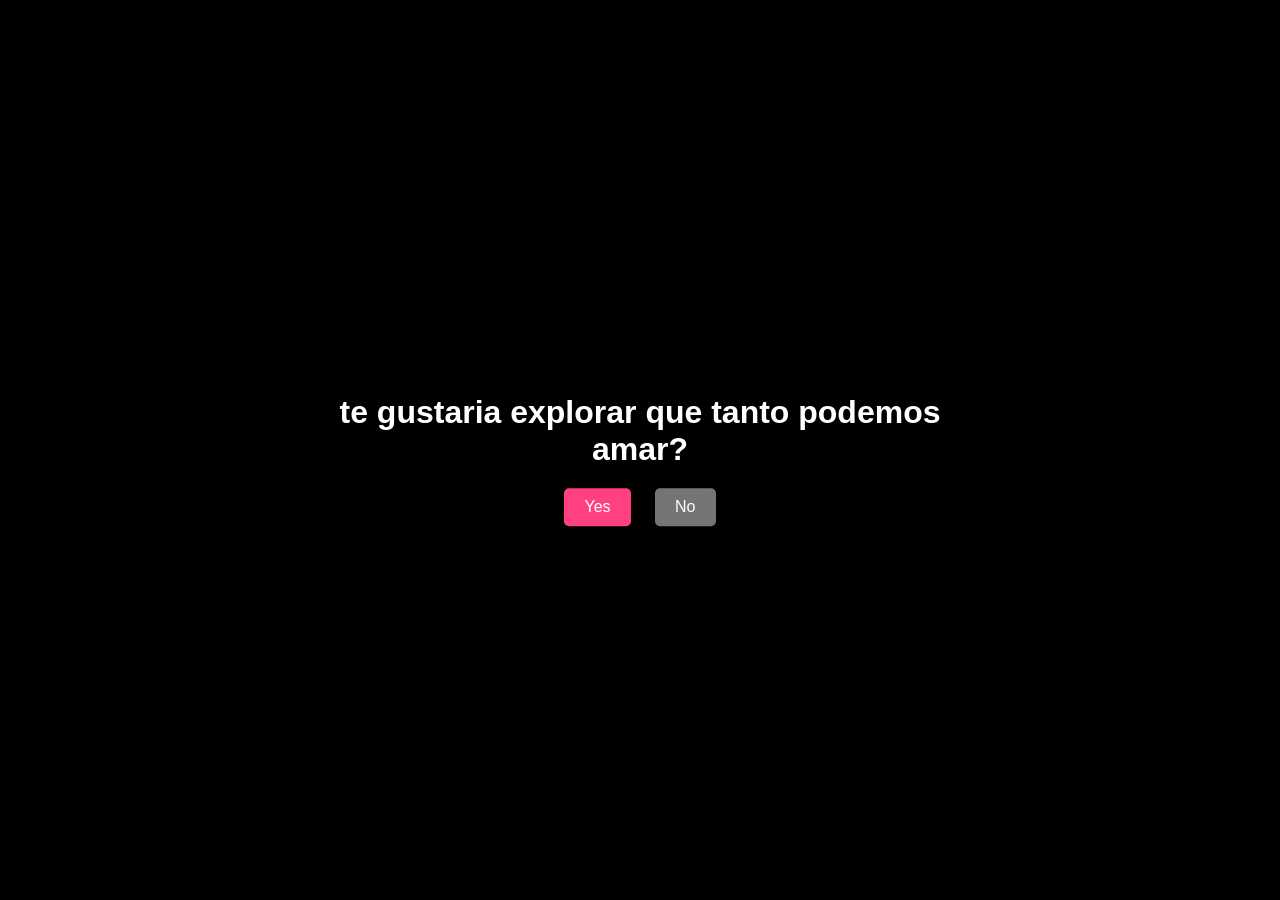
<file: index.html>
<!DOCTYPE html>
<html lang="es">
<head>
    <meta charset="UTF-8">
    <meta name="viewport" content="width=device-width, initial-scale=1.0">
    <title>Pixel Heart Animation</title>
    <style>
        body {
            display: flex;
            justify-content: center;
            align-items: center;
            height: 100vh;
            background-color: black;
            position: relative;
            margin: 0;
            cursor: pointer;
        }
        .heart-container {
            display: grid;
            grid-template-columns: repeat(7, 1fr);
            gap: 5px;
            transform-origin: center;
            animation: heartbeat 1s infinite ease-in-out;
            position: relative;
            display: none; /* Ocultar el corazón inicialmente */
        }
        .pixel {
            width: var(--size, 20px);
            height: var(--size, 20px);
            transition: background-color 1s;
            position: relative;
        }
        .pixel.filled {
            opacity: 0;
            animation: fadeIn 1s infinite alternate;
        }
        @keyframes fadeIn {
            from { opacity: 0; }
            to { opacity: 1; }
        }
        @keyframes heartbeat {
            0%, 100% { transform: scale(1); }
            50% { transform: scale(1.2); }
        }
        .ghost {
            position: absolute;
            width: 100%;
            height: 100%;
            top: 0;
            left: 0;
            opacity: 0.5;
            transform-origin: center;
            animation: ghostEffect 5s infinite ease-in-out;
            filter: blur(5px);
            display: none; /* Ocultar el efecto ghost inicialmente */
        }
        @keyframes ghostEffect {
            0% { opacity: 0.5; transform: scale(1); }
            50% { opacity: 0; transform: scale(1.3); }
            100% { opacity: 0; transform: scale(1.5); }
        }
        .start-screen {
            position: absolute;
            top: 50%;
            left: 50%;
            transform: translate(-50%, -50%);
            text-align: center;
            color: white;
            font-family: Arial, sans-serif;
        }
        .start-screen h1 {
            font-size: 2rem;
            margin-bottom: 20px;
        }
        .start-screen button {
            padding: 10px 20px;
            font-size: 1rem;
            cursor: pointer;
            border: none;
            color: white;
            border-radius: 5px;
            transition: background-color 0.3s;
            margin: 0 10px;
        }
        .start-screen button#startButton {
            background-color: #ff4081;
        }
        .start-screen button#startButton:hover {
            background-color: #e91e63;
        }
        .start-screen button#noButton {
            background-color: #757575;
        }
        .start-screen button#noButton:hover {
            background-color: #616161;
        }
        .message {
            display: none;
            position: absolute;
            top: 50%;
            left: 50%;
            transform: translate(-50%, -50%);
            color: white;
            font-family: Arial, sans-serif;
            font-size: 2rem;
            text-align: center;
        }
    </style>
</head>
<body>
    <div class="start-screen" id="startScreen">
        <h1>te gustaria explorar  que tanto podemos amar?</h1>
        <button id="startButton">Yes</button>
        <button id="noButton">No</button>
    </div>
    <div class="heart-container" id="heart"></div>
    <div class="message" id="message">¡Oh no! 😢</div>
    <audio id="background-music" loop>
        <source src="test1.mp3" type="audio/mpeg">
        Tu navegador no soporta la reproducción de audio.
    </audio>
    <script>
        const heartPattern = [
            [0,1,0,0,0,1,0],
            [1,1,1,0,1,1,1],
            [1,1,1,1,1,1,1],
            [0,1,1,1,1,1,0],
            [0,0,1,1,1,0,0],
            [0,0,0,1,0,0,0]
        ];
        const heartContainer = document.getElementById('heart');
        const audio = document.getElementById('background-music');
        const startScreen = document.getElementById('startScreen');
        const startButton = document.getElementById('startButton');
        const noButton = document.getElementById('noButton');
        const message = document.getElementById('message');
        
        let clickCount = 0; // Contador de clics en la pantalla
        const audioFiles = ["b.mp3", "c.mp3", "d.mp3"]; // Archivos de audio

        function getRandomColor() {
            const r = Math.floor(Math.random() * 100 + 155);
            const g = Math.floor(Math.random() * 50);
            const b = Math.floor(Math.random() * 100 + 155);
            return `rgb(${r}, ${g}, ${b})`;
        }
        
        function createHeart(size) {
            document.documentElement.style.setProperty('--size', `${size}px`);
            heartContainer.innerHTML = '';
            
            heartPattern.forEach(row => {
                row.forEach(pixel => {
                    const div = document.createElement('div');
                    div.classList.add('pixel');
                    if (pixel === 1) {
                        div.classList.add('filled');
                        div.style.backgroundColor = getRandomColor();
                        setInterval(() => {
                            div.style.backgroundColor = getRandomColor();
                        }, 2000);
                        div.style.animationDelay = `${Math.random()}s`;
                    } else {
                        div.style.opacity = '0';
                        div.style.backgroundColor = 'transparent';
                    }
                    heartContainer.appendChild(div);
                });
            });
            
            // Crear el efecto ghost y mostrarlo
            const ghost = heartContainer.cloneNode(true);
            ghost.classList.add('ghost');
            document.body.appendChild(ghost);
            ghost.style.display = 'block'; // Mostrar el efecto ghost
        }
        
        startButton.addEventListener('click', () => {
            startScreen.style.display = 'none'; // Ocultar la pantalla inicial
            heartContainer.style.display = 'grid'; // Mostrar el corazón
            createHeart(30); // Crear el corazón con el tamaño deseado
            audio.play().catch(error => {
                console.log("La reproducción automática fue bloqueada. Haz clic para reproducir.");
            });
        });
        
        noButton.addEventListener('click', () => {
            startScreen.style.display = 'none'; // Ocultar la pantalla inicial
            message.style.display = 'block'; // Mostrar el mensaje "¡Oh no! 😢"
        });

        // Función para manejar los clics en cualquier lugar de la pantalla
        document.body.addEventListener('click', () => {
            if (startScreen.style.display === 'none') { // Solo funciona si la pantalla inicial está oculta
                clickCount++; // Incrementar el contador de clics
                if (clickCount <= 3) {
                    // Reproducir el archivo de audio correspondiente
                    const audio = new Audio(audioFiles[clickCount - 1]);
                    audio.play();
                } else if (clickCount === 4) {
                    // Redirigir a next.html al cuarto clic
                    window.location.href = "next.html";
                }
            }
        });
    </script>
</body>
</html>
</file>
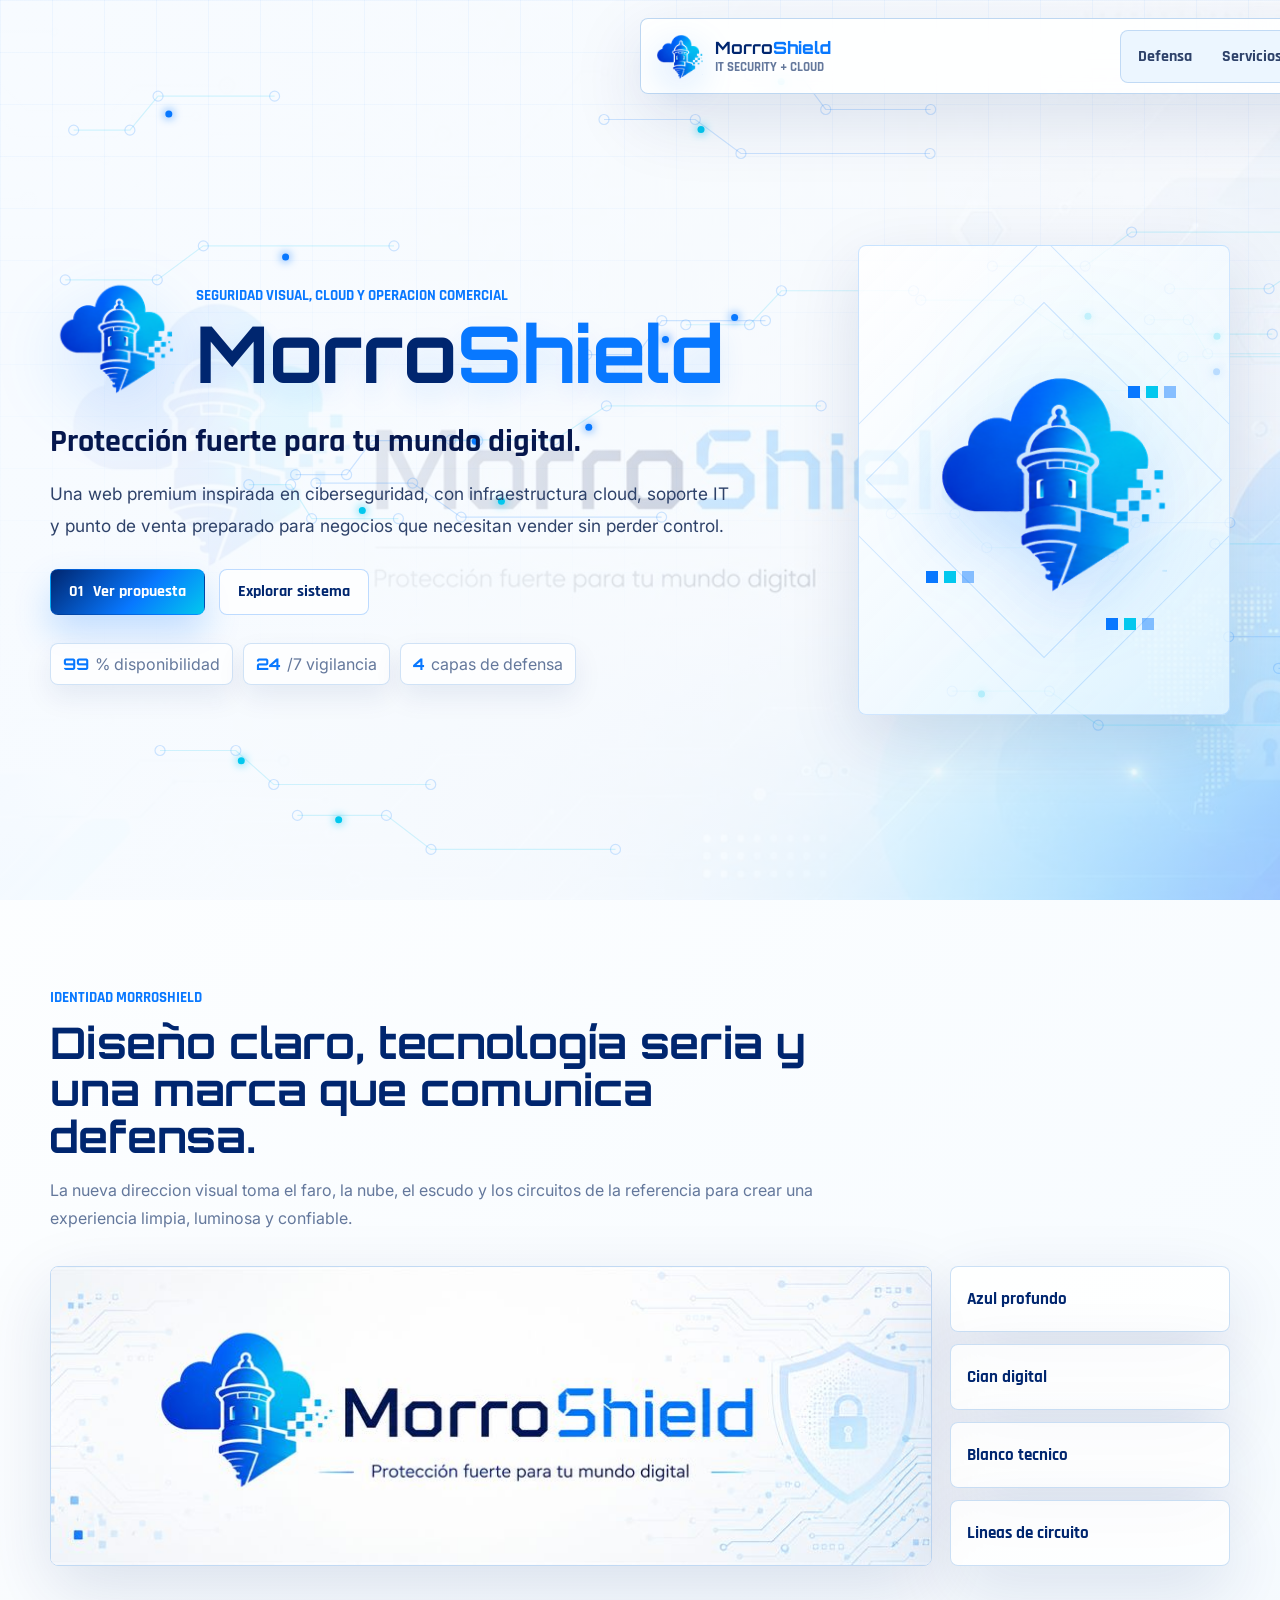
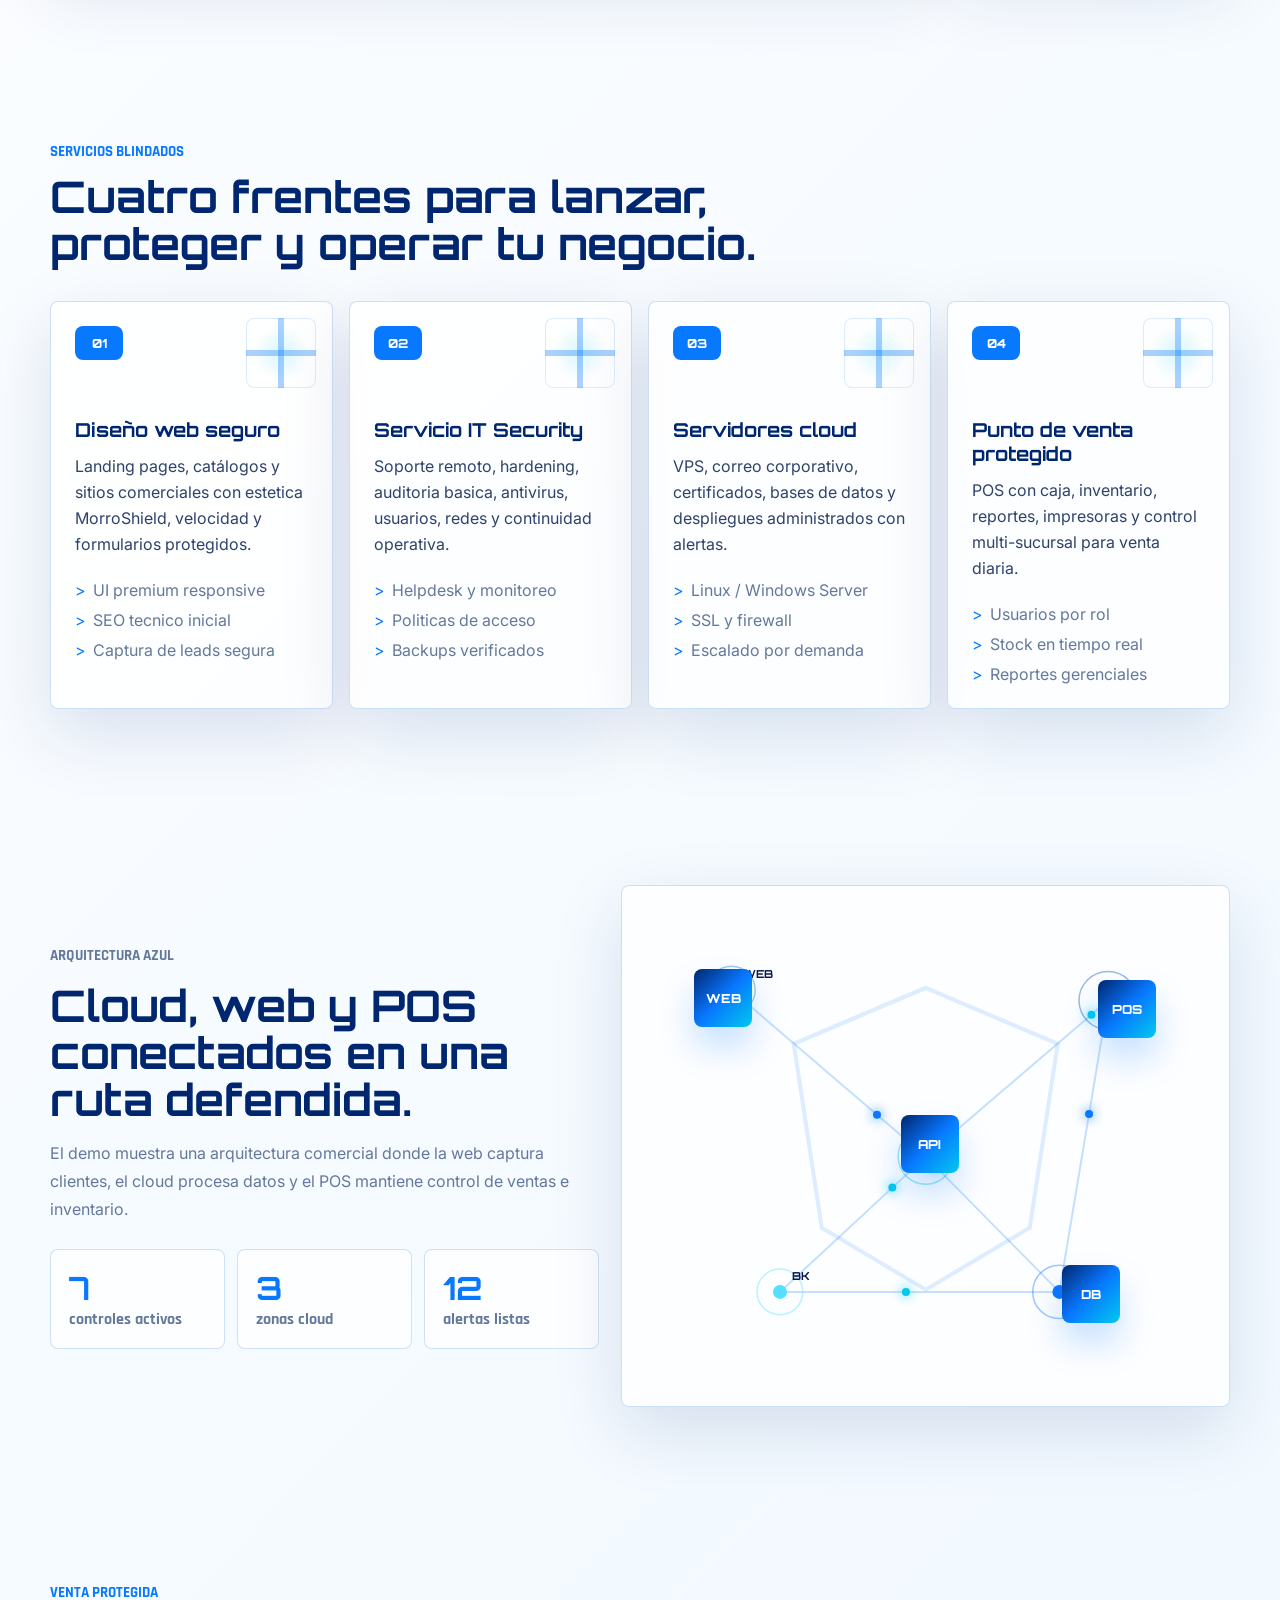
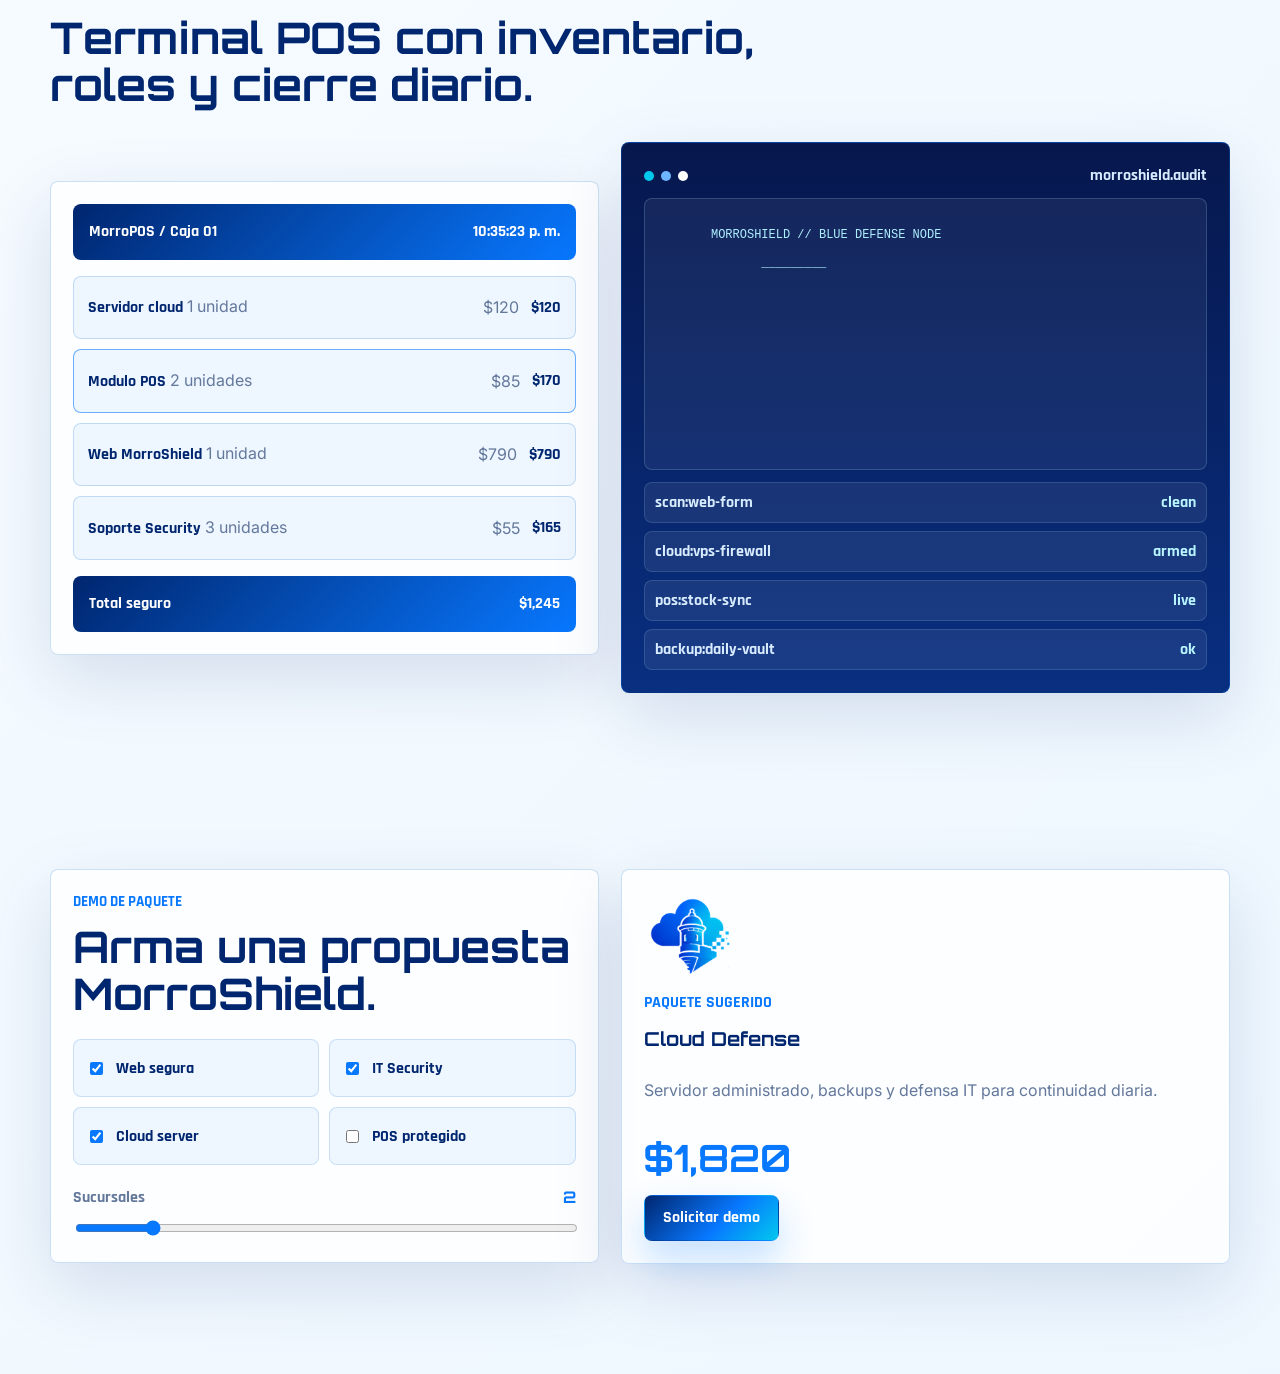
<file: bitnube-web-demo/index.html>
<!doctype html>
<html lang="es">
  <head>
    <meta charset="UTF-8" />
    <meta name="viewport" content="width=device-width, initial-scale=1.0" />
    <meta
      name="description"
      content="Demo local de MorroShield para diseno web, IT Security, servidores cloud y punto de ventas protegido."
    />
    <title>MorroShield | Proteccion fuerte para tu mundo digital</title>
    <link rel="preconnect" href="https://fonts.googleapis.com" />
    <link rel="preconnect" href="https://fonts.gstatic.com" crossorigin />
    <link
      href="https://fonts.googleapis.com/css2?family=Inter:wght@400;500;600;700;800&family=Orbitron:wght@600;700;800&family=Rajdhani:wght@500;600;700&display=swap"
      rel="stylesheet"
    />
    <link rel="stylesheet" href="styles.css" />
  </head>
  <body>
    <div class="page-grid" aria-hidden="true"></div>
    <header class="site-header" data-reveal>
      <a class="brand" href="#inicio" aria-label="MorroShield inicio">
        <img
          src="assets/morroshield-mark-64.png"
          srcset="assets/morroshield-mark-64.png 1x, assets/morroshield-mark-128.png 2x"
          width="50"
          height="50"
          alt=""
          decoding="async"
        />
        <span>
          <strong><b>Morro</b>Shield</strong>
          <small>IT Security + Cloud</small>
        </span>
      </a>
      <nav class="main-nav" aria-label="Navegacion principal">
        <a href="#defensa">Defensa</a>
        <a href="#servicios">Servicios</a>
        <a href="#cloud">Cloud</a>
        <a href="#pos">POS</a>
      </nav>
      <a class="header-action magnetic" href="#contacto">Blindar proyecto</a>
    </header>

    <main>
      <section class="hero" id="inicio">
        <canvas id="circuitCanvas" aria-hidden="true"></canvas>
        <div class="hero-background" aria-hidden="true"></div>
        <div class="hero-content" data-reveal>
          <div class="hero-logo-lockup">
            <img
              src="assets/morroshield-mark-128.png"
              srcset="assets/morroshield-mark-128.png 1x, assets/morroshield-mark-256.png 2x"
              width="124"
              height="124"
              alt=""
              decoding="async"
              fetchpriority="high"
            />
            <div>
              <p class="eyebrow">Seguridad visual, cloud y operacion comercial</p>
              <h1><span>Morro</span>Shield</h1>
            </div>
          </div>
          <p class="hero-tagline">Protecci&oacute;n fuerte para tu mundo digital.</p>
          <p class="hero-copy">
            Una web premium inspirada en ciberseguridad, con infraestructura cloud, soporte IT y punto de venta
            preparado para negocios que necesitan vender sin perder control.
          </p>
          <div class="hero-actions">
            <a class="primary-button magnetic" href="#servicios">
              <span aria-hidden="true">01</span>
              Ver propuesta
            </a>
            <a class="ghost-button magnetic" href="#defensa">Explorar sistema</a>
          </div>
          <div class="hero-metrics" aria-label="Indicadores de MorroShield">
            <span><strong data-count="99">0</strong>% disponibilidad</span>
            <span><strong data-count="24">0</strong>/7 vigilancia</span>
            <span><strong data-count="4">0</strong> capas de defensa</span>
          </div>
        </div>
        <aside class="security-orbit" aria-label="Escudo visual de MorroShield" data-reveal>
          <div class="shield-frame">
            <img
              src="assets/morroshield-mark-256.png"
              width="245"
              height="245"
              alt="Logo MorroShield"
              decoding="async"
              fetchpriority="high"
            />
            <span class="packet packet-a"></span>
            <span class="packet packet-b"></span>
            <span class="packet packet-c"></span>
          </div>
        </aside>
      </section>

      <section class="defense-band" id="defensa">
        <div class="section-heading" data-reveal>
          <p class="eyebrow">Identidad MorroShield</p>
          <h2>Dise&ntilde;o claro, tecnolog&iacute;a seria y una marca que comunica defensa.</h2>
          <p>
            La nueva direccion visual toma el faro, la nube, el escudo y los circuitos de la referencia para crear una
            experiencia limpia, luminosa y confiable.
          </p>
        </div>
        <div class="identity-strip" data-reveal>
          <picture>
            <source media="(min-width: 760px)" srcset="assets/morroshield-banner-900.jpg" />
            <img
              src="assets/morroshield-banner-640.jpg"
              width="640"
              height="213"
              alt="Arte principal MorroShield"
              loading="lazy"
              decoding="async"
            />
          </picture>
          <div class="identity-points">
            <span>Azul profundo</span>
            <span>Cian digital</span>
            <span>Blanco tecnico</span>
            <span>Lineas de circuito</span>
          </div>
        </div>
      </section>

      <section class="services-section" id="servicios">
        <div class="section-heading" data-reveal>
          <p class="eyebrow">Servicios blindados</p>
          <h2>Cuatro frentes para lanzar, proteger y operar tu negocio.</h2>
        </div>
        <div class="service-grid">
          <article class="service-card tilt-card" data-reveal>
            <span class="service-index">01</span>
            <h3>Dise&ntilde;o web seguro</h3>
            <p>Landing pages, cat&aacute;logos y sitios comerciales con estetica MorroShield, velocidad y formularios protegidos.</p>
            <ul>
              <li>UI premium responsive</li>
              <li>SEO tecnico inicial</li>
              <li>Captura de leads segura</li>
            </ul>
          </article>
          <article class="service-card tilt-card" data-reveal>
            <span class="service-index">02</span>
            <h3>Servicio IT Security</h3>
            <p>Soporte remoto, hardening, auditoria basica, antivirus, usuarios, redes y continuidad operativa.</p>
            <ul>
              <li>Helpdesk y monitoreo</li>
              <li>Politicas de acceso</li>
              <li>Backups verificados</li>
            </ul>
          </article>
          <article class="service-card tilt-card" data-reveal>
            <span class="service-index">03</span>
            <h3>Servidores cloud</h3>
            <p>VPS, correo corporativo, certificados, bases de datos y despliegues administrados con alertas.</p>
            <ul>
              <li>Linux / Windows Server</li>
              <li>SSL y firewall</li>
              <li>Escalado por demanda</li>
            </ul>
          </article>
          <article class="service-card tilt-card" data-reveal>
            <span class="service-index">04</span>
            <h3>Punto de venta protegido</h3>
            <p>POS con caja, inventario, reportes, impresoras y control multi-sucursal para venta diaria.</p>
            <ul>
              <li>Usuarios por rol</li>
              <li>Stock en tiempo real</li>
              <li>Reportes gerenciales</li>
            </ul>
          </article>
        </div>
      </section>

      <section class="cloud-section" id="cloud">
        <div class="cloud-copy" data-reveal>
          <p class="eyebrow">Arquitectura azul</p>
          <h2>Cloud, web y POS conectados en una ruta defendida.</h2>
          <p>
            El demo muestra una arquitectura comercial donde la web captura clientes, el cloud procesa datos y el POS
            mantiene control de ventas e inventario.
          </p>
          <div class="metric-wall">
            <div><strong data-count="7">0</strong><span>controles activos</span></div>
            <div><strong data-count="3">0</strong><span>zonas cloud</span></div>
            <div><strong data-count="12">0</strong><span>alertas listas</span></div>
          </div>
        </div>
        <div class="architecture-panel" data-reveal>
          <canvas id="shieldCanvas" aria-label="Mapa animado de arquitectura MorroShield"></canvas>
          <div class="arch-node arch-web">WEB</div>
          <div class="arch-node arch-api">API</div>
          <div class="arch-node arch-pos">POS</div>
          <div class="arch-node arch-db">DB</div>
        </div>
      </section>

      <section class="pos-section" id="pos">
        <div class="section-heading" data-reveal>
          <p class="eyebrow">Venta protegida</p>
          <h2>Terminal POS con inventario, roles y cierre diario.</h2>
        </div>
        <div class="pos-layout">
          <div class="pos-terminal" data-reveal>
            <div class="terminal-head">
              <span>MorroPOS / Caja 01</span>
              <strong id="posClock">00:00:00</strong>
            </div>
            <div id="productList" class="product-list" aria-label="Productos demo"></div>
            <div class="terminal-total">
              <span>Total seguro</span>
              <strong id="posTotal">$0</strong>
            </div>
          </div>
          <div class="console-panel" data-reveal>
            <div class="console-top">
              <span></span>
              <span></span>
              <span></span>
              <strong>morroshield.audit</strong>
            </div>
            <pre id="asciiShield" aria-label="ASCII art MorroShield"></pre>
            <div class="console-feed" id="consoleFeed"></div>
          </div>
        </div>
      </section>

      <section class="builder-section" id="contacto">
        <div class="builder-panel" data-reveal>
          <p class="eyebrow">Demo de paquete</p>
          <h2>Arma una propuesta MorroShield.</h2>
          <div class="option-grid" aria-label="Servicios para cotizacion demo">
            <label><input type="checkbox" value="web" checked /> Web segura</label>
            <label><input type="checkbox" value="security" checked /> IT Security</label>
            <label><input type="checkbox" value="cloud" checked /> Cloud server</label>
            <label><input type="checkbox" value="pos" /> POS protegido</label>
          </div>
          <label class="range-field" for="branchRange">
            <span>Sucursales</span>
            <strong id="branchValue">2</strong>
          </label>
          <input id="branchRange" type="range" min="1" max="8" value="2" />
        </div>
        <aside class="quote-panel" data-reveal>
          <img
            src="assets/morroshield-mark-128.png"
            width="86"
            height="86"
            alt=""
            loading="lazy"
            decoding="async"
          />
          <span>Paquete sugerido</span>
          <h3 id="packageName">Shield Commerce</h3>
          <p id="packageDescription">Web, seguridad IT y cloud administrado para una operacion digital confiable.</p>
          <strong id="quotePrice">$1,890</strong>
          <a class="primary-button magnetic" href="mailto:correo@morroshield.com">Solicitar demo</a>
        </aside>
      </section>
    </main>

    <script src="script.js"></script>
  </body>
</html>
</file>
<file: bitnube-web-demo/styles.css>
:root {
  --paper: #f7fbff;
  --white: #ffffff;
  --mist: #eaf4ff;
  --line: #c9dff7;
  --ink: #06174d;
  --ink-soft: #2e426a;
  --muted: #64789c;
  --blue: #0878ff;
  --blue-deep: #00266f;
  --cyan: #02c8ee;
  --cyan-soft: #b8f5ff;
  --shadow: 0 24px 70px rgba(0, 38, 111, 0.13);
  --radius: 8px;
  color-scheme: light;
}

* {
  box-sizing: border-box;
}

html {
  scroll-behavior: smooth;
}

body {
  margin: 0;
  min-width: 320px;
  color: var(--ink);
  background:
    linear-gradient(135deg, rgba(255, 255, 255, 0.96), rgba(237, 247, 255, 0.92)),
    var(--paper);
  font-family: Inter, system-ui, -apple-system, BlinkMacSystemFont, "Segoe UI", sans-serif;
  font-size: 16px;
  letter-spacing: 0;
  overflow-x: hidden;
}

body::before {
  position: fixed;
  inset: 0;
  z-index: -3;
  content: "";
  background:
    radial-gradient(circle, rgba(8, 120, 255, 0.18) 1.5px, transparent 2px) 4% 12% / 18px 18px,
    linear-gradient(120deg, transparent 0 68%, rgba(8, 120, 255, 0.08) 68% 74%, transparent 74%),
    linear-gradient(180deg, rgba(255, 255, 255, 0.65), rgba(226, 242, 255, 0.6));
  opacity: 0.74;
}

a {
  color: inherit;
  text-decoration: none;
}

button,
input {
  font: inherit;
}

.page-grid {
  position: fixed;
  inset: 0;
  z-index: -2;
  pointer-events: none;
  background-image:
    linear-gradient(rgba(8, 120, 255, 0.045) 1px, transparent 1px),
    linear-gradient(90deg, rgba(8, 120, 255, 0.045) 1px, transparent 1px);
  background-size: 52px 52px;
  mask-image: linear-gradient(to bottom, black, transparent 78%);
}

.site-header {
  position: fixed;
  top: 18px;
  left: 50%;
  z-index: 20;
  width: min(1180px, calc(100% - 32px));
  min-height: 76px;
  display: flex;
  align-items: center;
  justify-content: space-between;
  gap: 18px;
  padding: 10px 12px;
  background: rgba(255, 255, 255, 0.84);
  border: 1px solid rgba(135, 181, 230, 0.54);
  border-radius: var(--radius);
  box-shadow: var(--shadow);
  backdrop-filter: blur(18px);
  transform: translateX(-50%);
}

.brand {
  display: inline-flex;
  align-items: center;
  gap: 12px;
  min-width: 230px;
}

.brand img {
  width: 50px;
  height: 50px;
  display: block;
  object-fit: cover;
  object-position: center;
  border-radius: var(--radius);
  filter: drop-shadow(0 12px 18px rgba(8, 120, 255, 0.22));
}

.brand span {
  display: grid;
  gap: 1px;
}

.brand strong {
  font-family: Orbitron, Rajdhani, sans-serif;
  font-size: 1.06rem;
  font-weight: 800;
}

.brand strong b {
  color: var(--blue-deep);
}

.brand strong {
  color: var(--blue);
}

.brand small {
  color: var(--muted);
  font-family: Rajdhani, sans-serif;
  font-size: 0.82rem;
  font-weight: 700;
  text-transform: uppercase;
}

.main-nav {
  display: flex;
  justify-content: center;
  gap: 6px;
  padding: 5px;
  background: rgba(232, 244, 255, 0.82);
  border: 1px solid rgba(135, 181, 230, 0.42);
  border-radius: var(--radius);
}

.main-nav::-webkit-scrollbar {
  display: none;
}

.main-nav {
  scrollbar-width: none;
}

.main-nav a {
  padding: 10px 12px;
  color: var(--ink-soft);
  border-radius: 6px;
  font-family: Rajdhani, sans-serif;
  font-size: 1rem;
  font-weight: 700;
  transition: background 180ms ease, color 180ms ease;
}

.main-nav a:hover {
  color: var(--blue);
  background: var(--white);
}

.header-action,
.primary-button,
.ghost-button {
  display: inline-flex;
  align-items: center;
  justify-content: center;
  gap: 10px;
  min-height: 46px;
  padding: 0 18px;
  border-radius: var(--radius);
  font-family: Rajdhani, sans-serif;
  font-size: 1.02rem;
  font-weight: 800;
  white-space: nowrap;
  cursor: pointer;
  transition: transform 180ms ease, box-shadow 180ms ease, background 180ms ease;
}

.header-action,
.primary-button {
  color: var(--white);
  background: linear-gradient(135deg, var(--blue-deep), var(--blue) 58%, var(--cyan));
  border: 1px solid rgba(8, 120, 255, 0.24);
  box-shadow: 0 18px 36px rgba(8, 120, 255, 0.23);
}

.ghost-button {
  color: var(--blue-deep);
  background: rgba(255, 255, 255, 0.72);
  border: 1px solid rgba(8, 120, 255, 0.26);
}

.hero {
  position: relative;
  min-height: 100vh;
  display: grid;
  grid-template-columns: minmax(0, 1fr) minmax(360px, 0.48fr);
  align-items: center;
  gap: 34px;
  padding: 144px max(24px, calc((100vw - 1180px) / 2)) 84px;
  overflow: hidden;
}

.hero-background {
  position: absolute;
  inset: 0;
  z-index: -3;
  background:
    linear-gradient(90deg, rgba(247, 251, 255, 0.98) 0%, rgba(247, 251, 255, 0.88) 42%, rgba(247, 251, 255, 0.62) 100%),
    url("assets/morroshield-hero-768.jpg") center / cover no-repeat;
}

@media (min-width: 900px) {
  .hero-background {
    background:
      linear-gradient(90deg, rgba(247, 251, 255, 0.98) 0%, rgba(247, 251, 255, 0.88) 42%, rgba(247, 251, 255, 0.62) 100%),
      url("assets/morroshield-hero-1366.jpg") center / cover no-repeat;
  }
}

#circuitCanvas {
  position: absolute;
  inset: 0;
  z-index: -1;
  width: 100%;
  height: 100%;
}

.hero-content {
  max-width: 770px;
}

.hero-logo-lockup {
  display: flex;
  align-items: center;
  gap: 22px;
  margin-bottom: 22px;
}

.hero-logo-lockup img {
  width: 124px;
  height: 124px;
  display: block;
  object-fit: cover;
  object-position: center;
  border-radius: var(--radius);
  filter: drop-shadow(0 24px 34px rgba(8, 120, 255, 0.2));
}

.eyebrow {
  margin: 0 0 12px;
  color: var(--blue);
  font-family: Rajdhani, sans-serif;
  font-size: 0.94rem;
  font-weight: 800;
  text-transform: uppercase;
}

h1,
h2,
h3,
p {
  margin-top: 0;
}

h1 {
  margin: 0;
  color: var(--blue);
  font-family: Orbitron, Rajdhani, sans-serif;
  font-size: 4.9rem;
  line-height: 0.92;
  text-shadow: 0 12px 26px rgba(8, 120, 255, 0.12);
}

h1 span {
  color: var(--blue-deep);
}

h2 {
  margin-bottom: 16px;
  color: var(--blue-deep);
  font-family: Orbitron, Rajdhani, sans-serif;
  font-size: 2.72rem;
  line-height: 1.08;
}

h3 {
  margin-bottom: 12px;
  color: var(--blue-deep);
  font-family: Orbitron, Rajdhani, sans-serif;
  font-size: 1.2rem;
  line-height: 1.25;
}

.hero-tagline {
  margin-bottom: 16px;
  color: var(--ink);
  font-family: Rajdhani, sans-serif;
  font-size: 2rem;
  font-weight: 700;
}

.hero-copy {
  max-width: 680px;
  margin-bottom: 28px;
  color: var(--ink-soft);
  font-size: 1.08rem;
  line-height: 1.8;
}

.hero-actions {
  display: flex;
  flex-wrap: wrap;
  gap: 14px;
  margin-bottom: 28px;
}

.hero-metrics {
  display: flex;
  flex-wrap: wrap;
  gap: 10px;
}

.hero-metrics span {
  min-height: 42px;
  display: inline-flex;
  align-items: center;
  gap: 6px;
  padding: 8px 12px;
  color: var(--muted);
  background: rgba(255, 255, 255, 0.72);
  border: 1px solid rgba(135, 181, 230, 0.38);
  border-radius: var(--radius);
  box-shadow: 0 12px 28px rgba(0, 38, 111, 0.08);
}

.hero-metrics strong {
  color: var(--blue);
  font-family: Orbitron, sans-serif;
}

.security-orbit {
  justify-self: end;
  width: min(410px, 100%);
}

.shield-frame {
  position: relative;
  min-height: 470px;
  display: grid;
  place-items: center;
  background:
    linear-gradient(135deg, rgba(255, 255, 255, 0.82), rgba(230, 246, 255, 0.72)),
    radial-gradient(circle at 60% 36%, rgba(2, 200, 238, 0.18), transparent 48%);
  border: 1px solid rgba(8, 120, 255, 0.18);
  border-radius: var(--radius);
  box-shadow: var(--shadow);
  overflow: hidden;
}

.shield-frame::before,
.shield-frame::after {
  position: absolute;
  content: "";
  border: 1px solid rgba(8, 120, 255, 0.18);
  transform: rotate(45deg);
}

.shield-frame::before {
  width: 250px;
  height: 250px;
}

.shield-frame::after {
  width: 340px;
  height: 340px;
}

.shield-frame img {
  position: relative;
  z-index: 1;
  width: 245px;
  height: 245px;
  max-width: 70%;
  object-fit: contain;
  border-radius: var(--radius);
  filter: drop-shadow(0 26px 36px rgba(8, 120, 255, 0.22));
}

.packet {
  position: absolute;
  z-index: 2;
  width: 12px;
  height: 12px;
  background: var(--blue);
  box-shadow: 18px 0 0 var(--cyan), 36px 0 0 rgba(8, 120, 255, 0.45);
  animation: packetDrift 3.4s ease-in-out infinite;
}

.packet-a {
  top: 30%;
  right: 24%;
}

.packet-b {
  left: 18%;
  bottom: 28%;
  animation-delay: 0.8s;
}

.packet-c {
  right: 30%;
  bottom: 18%;
  animation-delay: 1.4s;
}

.defense-band,
.services-section,
.cloud-section,
.pos-section,
.builder-section {
  width: min(1180px, calc(100% - 32px));
  margin: 0 auto;
  padding: 88px 0;
}

.section-heading {
  max-width: 820px;
  margin-bottom: 34px;
}

.section-heading p:not(.eyebrow),
.cloud-copy p {
  color: var(--muted);
  line-height: 1.76;
}

.identity-strip {
  display: grid;
  grid-template-columns: minmax(0, 1fr) 280px;
  gap: 18px;
  align-items: stretch;
}

.identity-strip picture,
.identity-strip img {
  width: 100%;
  display: block;
}

.identity-strip img {
  height: clamp(220px, 25vw, 300px);
  object-fit: cover;
  border: 1px solid rgba(135, 181, 230, 0.48);
  border-radius: var(--radius);
  box-shadow: var(--shadow);
}

.identity-points {
  display: grid;
  gap: 12px;
}

.identity-points span,
.service-card,
.pos-terminal,
.console-panel,
.builder-panel,
.quote-panel,
.architecture-panel {
  background: rgba(255, 255, 255, 0.78);
  border: 1px solid rgba(135, 181, 230, 0.42);
  border-radius: var(--radius);
  box-shadow: var(--shadow);
}

.identity-points span {
  display: flex;
  align-items: center;
  min-height: 62px;
  padding: 16px;
  color: var(--blue-deep);
  font-family: Rajdhani, sans-serif;
  font-size: 1.08rem;
  font-weight: 800;
}

.service-grid {
  display: grid;
  grid-template-columns: repeat(4, minmax(0, 1fr));
  gap: 16px;
}

.service-card {
  position: relative;
  min-height: 360px;
  padding: 24px;
  overflow: hidden;
  transform-style: preserve-3d;
  transition: transform 220ms ease, border-color 220ms ease;
}

.service-card::before {
  position: absolute;
  top: 16px;
  right: 16px;
  width: 68px;
  height: 68px;
  content: "";
  background:
    linear-gradient(90deg, transparent 45%, rgba(8, 120, 255, 0.34) 45% 55%, transparent 55%),
    linear-gradient(0deg, transparent 45%, rgba(8, 120, 255, 0.34) 45% 55%, transparent 55%),
    radial-gradient(circle at center, rgba(2, 200, 238, 0.15), transparent 58%);
  border: 1px solid rgba(8, 120, 255, 0.14);
  border-radius: var(--radius);
}

.service-card:hover {
  border-color: rgba(8, 120, 255, 0.58);
}

.service-index {
  display: inline-grid;
  width: 48px;
  height: 34px;
  place-items: center;
  margin-bottom: 58px;
  color: var(--white);
  background: var(--blue);
  border-radius: var(--radius);
  font-family: Orbitron, sans-serif;
  font-size: 0.78rem;
  font-weight: 800;
}

.service-card p {
  color: var(--ink-soft);
  line-height: 1.62;
}

.service-card ul {
  display: grid;
  gap: 10px;
  margin: 22px 0 0;
  padding: 0;
  color: var(--muted);
  list-style: none;
}

.service-card li {
  position: relative;
  padding-left: 18px;
}

.service-card li::before {
  position: absolute;
  left: 0;
  color: var(--blue);
  content: ">";
}

.cloud-section,
.pos-layout,
.builder-section {
  display: grid;
  grid-template-columns: minmax(0, 0.9fr) minmax(430px, 1fr);
  align-items: center;
  gap: 22px;
}

.metric-wall {
  display: grid;
  grid-template-columns: repeat(3, 1fr);
  gap: 12px;
  margin-top: 26px;
}

.metric-wall div {
  min-height: 100px;
  padding: 18px;
  background: rgba(255, 255, 255, 0.72);
  border: 1px solid rgba(135, 181, 230, 0.4);
  border-radius: var(--radius);
}

.metric-wall strong {
  display: block;
  color: var(--blue);
  font-family: Orbitron, sans-serif;
  font-size: 2rem;
}

.metric-wall span {
  color: var(--muted);
  font-family: Rajdhani, sans-serif;
  font-weight: 700;
}

.architecture-panel {
  position: relative;
  min-height: 520px;
  overflow: hidden;
}

#shieldCanvas {
  width: 100%;
  min-height: 520px;
  display: block;
}

.arch-node {
  position: absolute;
  display: grid;
  width: 58px;
  height: 58px;
  place-items: center;
  color: var(--white);
  background: linear-gradient(135deg, var(--blue-deep), var(--blue), var(--cyan));
  border-radius: var(--radius);
  font-family: Orbitron, sans-serif;
  font-size: 0.78rem;
  font-weight: 800;
  box-shadow: 0 20px 34px rgba(8, 120, 255, 0.22);
}

.arch-web {
  left: 12%;
  top: 16%;
}

.arch-api {
  left: 46%;
  top: 44%;
}

.arch-pos {
  right: 12%;
  top: 18%;
}

.arch-db {
  right: 18%;
  bottom: 16%;
}

.pos-terminal,
.console-panel,
.builder-panel,
.quote-panel {
  padding: 22px;
}

.terminal-head,
.terminal-total {
  display: flex;
  align-items: center;
  justify-content: space-between;
  min-height: 56px;
  padding: 0 16px;
  color: var(--white);
  background: linear-gradient(135deg, var(--blue-deep), var(--blue));
  border-radius: var(--radius);
  font-family: Rajdhani, sans-serif;
  font-weight: 800;
}

.product-list {
  display: grid;
  gap: 10px;
  min-height: 316px;
  padding: 16px 0;
}

.product-row {
  display: grid;
  grid-template-columns: 1fr auto auto;
  align-items: center;
  gap: 12px;
  min-height: 58px;
  padding: 10px 14px;
  background: rgba(232, 244, 255, 0.72);
  border: 1px solid rgba(135, 181, 230, 0.45);
  border-radius: var(--radius);
}

.product-row strong,
.product-row em {
  color: var(--blue-deep);
  font-family: Rajdhani, sans-serif;
  font-size: 1.02rem;
  font-style: normal;
  font-weight: 800;
}

.product-row span {
  color: var(--muted);
}

.console-panel {
  color: #d8ecff;
  background: linear-gradient(180deg, #06174d, #092f80);
  border-color: rgba(8, 120, 255, 0.28);
}

.console-top {
  display: flex;
  align-items: center;
  gap: 7px;
  margin-bottom: 12px;
  font-family: "Rajdhani", sans-serif;
  font-weight: 700;
}

.console-top span {
  width: 10px;
  height: 10px;
  background: var(--cyan);
  border-radius: 50%;
}

.console-top span:nth-child(2) {
  background: #6db6ff;
}

.console-top span:nth-child(3) {
  background: #ffffff;
}

.console-top strong {
  margin-left: auto;
}

#asciiShield {
  min-height: 272px;
  margin: 0;
  padding: 16px;
  color: #aeefff;
  background: rgba(255, 255, 255, 0.06);
  border: 1px solid rgba(184, 245, 255, 0.18);
  border-radius: var(--radius);
  font-family: "Courier New", monospace;
  font-size: 0.75rem;
  line-height: 1.15;
  overflow: auto;
}

.console-feed {
  display: grid;
  gap: 8px;
  margin-top: 12px;
  font-family: Rajdhani, sans-serif;
  font-weight: 700;
}

.console-feed span {
  display: flex;
  justify-content: space-between;
  gap: 8px;
  padding: 9px 10px;
  background: rgba(255, 255, 255, 0.07);
  border: 1px solid rgba(184, 245, 255, 0.14);
  border-radius: var(--radius);
}

.console-feed i {
  color: var(--cyan-soft);
  font-style: normal;
}

.builder-section {
  padding-bottom: 110px;
}

.builder-panel h2 {
  max-width: 650px;
}

.option-grid {
  display: grid;
  grid-template-columns: repeat(2, minmax(0, 1fr));
  gap: 10px;
  margin: 22px 0;
}

.option-grid label {
  display: flex;
  align-items: center;
  gap: 10px;
  min-height: 58px;
  padding: 12px;
  background: rgba(232, 244, 255, 0.72);
  border: 1px solid rgba(135, 181, 230, 0.38);
  border-radius: var(--radius);
  color: var(--blue-deep);
  font-family: Rajdhani, sans-serif;
  font-weight: 800;
}

.option-grid input,
input[type="range"] {
  accent-color: var(--blue);
}

.range-field {
  display: flex;
  justify-content: space-between;
  margin-bottom: 10px;
  color: var(--muted);
  font-family: Rajdhani, sans-serif;
  font-weight: 800;
}

.range-field strong {
  color: var(--blue);
  font-family: Orbitron, sans-serif;
}

input[type="range"] {
  width: 100%;
}

.quote-panel {
  display: grid;
  justify-items: start;
  gap: 14px;
  align-self: stretch;
}

.quote-panel img {
  width: 86px;
  height: 86px;
  display: block;
  object-fit: cover;
  border-radius: var(--radius);
}

.quote-panel span {
  color: var(--blue);
  font-family: Rajdhani, sans-serif;
  font-weight: 800;
  text-transform: uppercase;
}

.quote-panel p {
  color: var(--muted);
  line-height: 1.65;
}

.quote-panel > strong {
  color: var(--blue);
  font-family: Orbitron, sans-serif;
  font-size: 2.35rem;
}

[data-reveal] {
  opacity: 0;
  transform: translateY(18px);
  transition: opacity 700ms ease, transform 700ms ease;
}

[data-reveal].is-visible {
  opacity: 1;
  transform: translateY(0);
}

@keyframes packetDrift {
  0%,
  100% {
    transform: translate(0, 0);
    opacity: 0.62;
  }
  50% {
    transform: translate(18px, -14px);
    opacity: 1;
  }
}

@media (max-width: 1080px) {
  .site-header {
    position: sticky;
    top: 12px;
    left: auto;
    margin: 12px auto 0;
    transform: none;
  }

  .hero,
  .cloud-section,
  .pos-layout,
  .builder-section,
  .identity-strip {
    grid-template-columns: 1fr;
  }

  .security-orbit {
    justify-self: stretch;
  }

  .service-grid {
    grid-template-columns: repeat(2, minmax(0, 1fr));
  }
}

@media (max-width: 760px) {
  body {
    font-size: 15px;
  }

  .site-header {
    align-items: stretch;
    flex-wrap: wrap;
  }

  .brand {
    min-width: 0;
  }

  .main-nav {
    order: 3;
    width: 100%;
    justify-content: flex-start;
    overflow-x: auto;
  }

  .header-action {
    display: none;
  }

  .hero {
    min-height: auto;
    padding: 46px 16px 68px;
  }

  .hero-logo-lockup {
    align-items: flex-start;
    flex-direction: column;
  }

  .hero-logo-lockup img {
    width: 96px;
    height: 96px;
  }

  h1 {
    font-size: 3rem;
  }

  h2 {
    font-size: 2rem;
  }

  .hero-tagline {
    font-size: 1.46rem;
  }

  .hero-actions,
  .primary-button,
  .ghost-button {
    width: 100%;
  }

  .hero-metrics,
  .metric-wall,
  .option-grid {
    grid-template-columns: 1fr;
  }

  .hero-metrics {
    flex-direction: column;
  }

  .hero-metrics span {
    width: 100%;
  }

  .defense-band,
  .services-section,
  .cloud-section,
  .pos-section,
  .builder-section {
    width: calc(100% - 28px);
    padding: 64px 0;
  }

  .service-grid {
    grid-template-columns: 1fr;
  }

  .product-row {
    grid-template-columns: 1fr auto;
  }

  .product-row em {
    grid-column: 1 / -1;
  }
}

@media (max-width: 500px) {
  .brand small {
    display: none;
  }

  h1 {
    font-size: 2.44rem;
  }

  .shield-frame,
  .architecture-panel,
  #shieldCanvas {
    min-height: 360px;
  }

  #asciiShield {
    font-size: 0.62rem;
  }
}

@media (prefers-reduced-motion: reduce) {
  *,
  *::before,
  *::after {
    scroll-behavior: auto !important;
    animation-duration: 0.001ms !important;
    animation-iteration-count: 1 !important;
    transition-duration: 0.001ms !important;
  }
}
</file>
